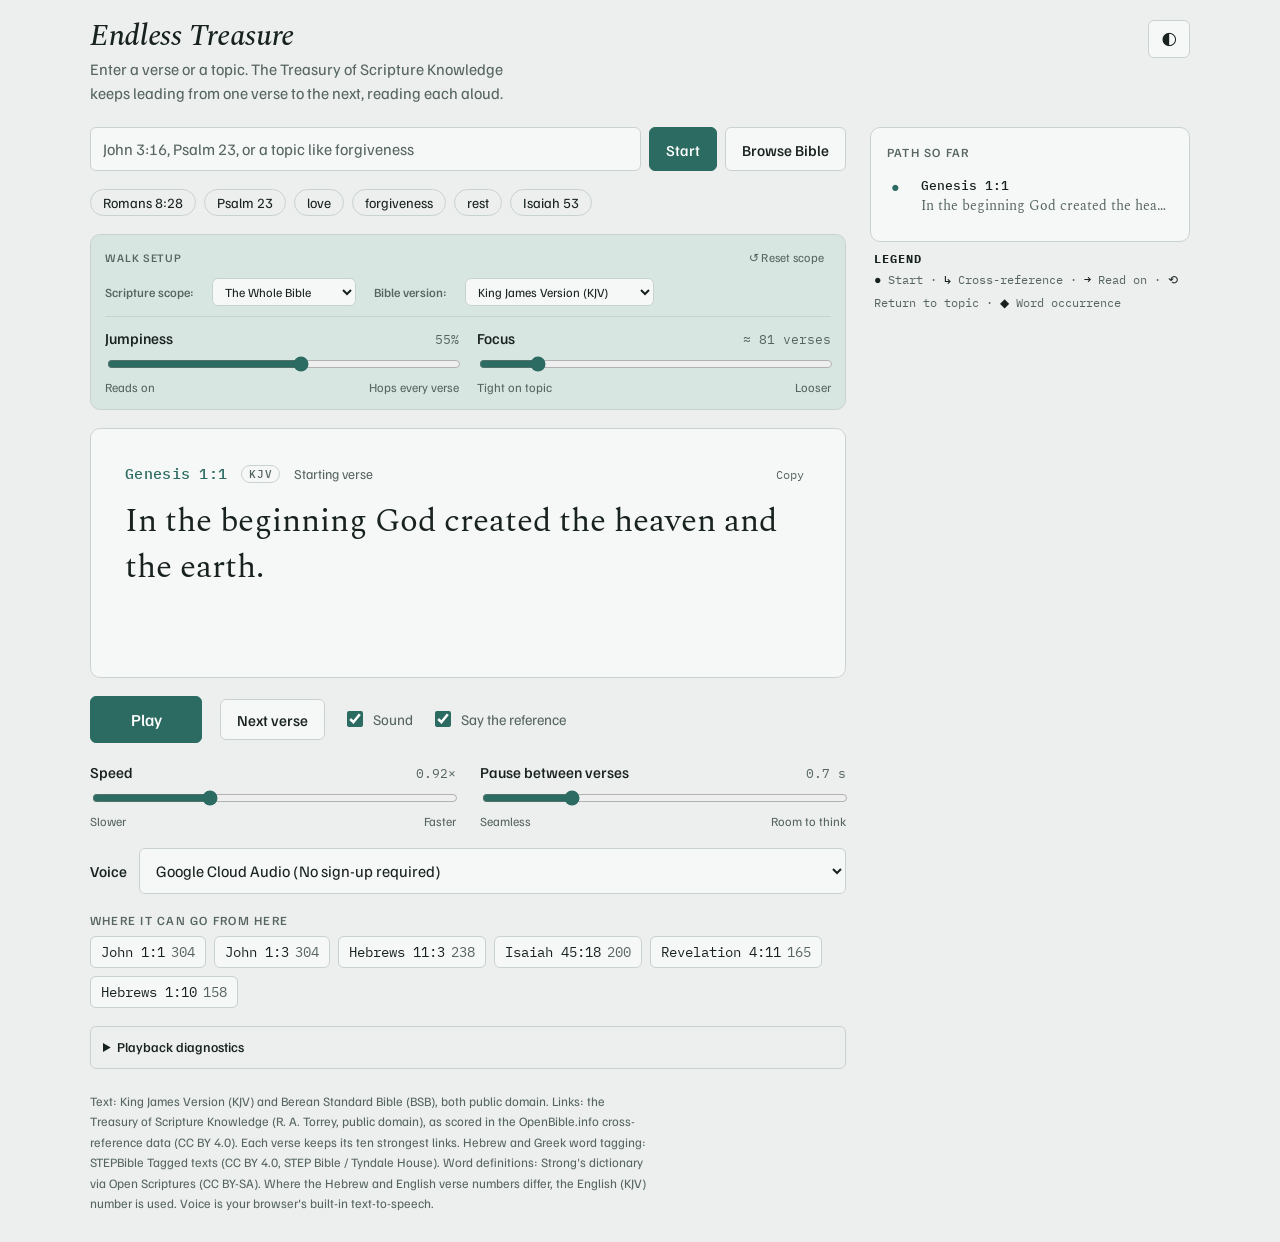
<file: index.html>
<!DOCTYPE html>
<html lang="en">
<head>
  <meta charset="UTF-8">
  <meta name="viewport" content="width=device-width, initial-scale=1.0, viewport-fit=cover">
  <meta name="description" content="Endless Treasure: An interactive, continuous Scripture audio-reading and cross-reference journey through the King James Version and Berean Standard Bible.">
  <meta name="theme-color" content="#2B6B61">
  <!-- The TTS endpoint returns 404 HTML whenever a Referer is sent; no-referrer
       keeps the cloud voice working for the audio element. -->
  <meta name="referrer" content="no-referrer">
  <meta name="apple-mobile-web-app-capable" content="yes">
  <meta name="apple-mobile-web-app-status-bar-style" content="default">

  <title>Endless Treasure – Scripture Audio & Cross-References</title>

  <link rel="icon" type="image/svg+xml" href="icons/icon.svg">
  <link rel="apple-touch-icon" href="icons/icon.svg">
  <link rel="manifest" href="manifest.webmanifest">

  <!-- Typography -->
  <link rel="preconnect" href="https://fonts.googleapis.com">
  <link rel="preconnect" href="https://fonts.gstatic.com" crossorigin>
  <link rel="stylesheet" href="https://fonts.googleapis.com/css2?family=Spectral:ital,wght@0,400;0,500;1,400&family=Familjen+Grotesk:wght@400;500;600&family=IBM+Plex+Mono:wght@400;500&display=swap">

  <!-- Main Stylesheet -->
  <link rel="stylesheet" href="css/style.css">
</head>
<body>
  <div class="wrap">
    <header class="top">
      <div class="top-title">
        <h1>Endless Treasure</h1>
        <p class="sub">Enter a verse or a topic. The Treasury of Scripture Knowledge keeps leading from one verse to the next, reading each aloud.</p>
      </div>
      <div class="top-actions">
        <button id="themeToggle" class="btn icon-btn" type="button" title="Toggle theme (Auto / Light / Dark)" aria-label="Toggle theme">
          <span id="themeIcon" aria-hidden="true">🌓</span>
        </button>
      </div>
    </header>

    <main class="app">
      <section class="left">
        <!-- Input & Topic Search -->
        <form id="seedForm" class="seed" autocomplete="off">
          <label class="sr" for="q">Verse or topic</label>
          <input id="q" type="text" placeholder="John 3:16, Psalm 23, or a topic like forgiveness" spellcheck="false">
          <button class="btn primary" type="submit">Start</button>
          <button class="btn browse-btn" id="browseBible" type="button" aria-haspopup="dialog" aria-controls="referenceSheet">Browse Bible</button>
        </form>

        <!-- Suggested Seeds -->
        <div class="chips" id="chips">
          <button class="chip" type="button">Romans 8:28</button>
          <button class="chip" type="button">Psalm 23</button>
          <button class="chip" type="button">love</button>
          <button class="chip" type="button">forgiveness</button>
          <button class="chip" type="button">rest</button>
          <button class="chip" type="button">Isaiah 53</button>
        </div>

        <dialog class="reference-sheet" id="referenceSheet" aria-labelledby="referenceTitle">
          <div class="reference-head">
            <div>
              <h2 id="referenceTitle">Browse the Bible</h2>
              <p>Choose a book, chapter, and verse range.</p>
            </div>
            <button class="btn reference-close" id="closeReference" type="button" aria-label="Close Bible browser">×</button>
          </div>
          <div class="reference-grid">
            <label>Book<select id="refBook" autocomplete="off"></select></label>
            <label>Chapter<select id="refChapter" autocomplete="off"></select></label>
            <label>From verse<select id="refFrom" autocomplete="off"></select></label>
            <label>Through verse<select id="refTo" autocomplete="off"></select></label>
          </div>
          <p class="reference-summary" id="referenceSummary" aria-live="polite"></p>
          <div class="reference-actions">
            <button class="btn" id="cancelReference" type="button">Cancel</button>
            <button class="btn primary" id="useReference" type="button">Preview selection</button>
          </div>
        </dialog>

        <!-- Walk setup: scope, version, and pacing set the stage for the journey -->
        <div class="setup">
          <div class="setup-head" id="setupHead">
            <span id="setupTitle">Walk setup</span>
            <button class="cat-reset" id="catsReset" type="button" title="Reset the scope filter to all scripture">↺ Reset scope</button>
          </div>

          <div class="cats-row" role="group" aria-label="Scripture scope">
            <label class="cats-label" for="cats" id="catsLabel">Scripture scope:</label>
            <select id="cats" class="cat-select" aria-label="Scripture scope">
              <option value="all">The Whole Bible</option>
              <option value="ot">The Old Testament</option>
              <option value="nt">The New Testament</option>
              <option value="" disabled>──────────────</option>
              <option value="pentateuch">Pentateuch</option>
              <option value="historical">Historical Books</option>
              <option value="poetical">Poetical Books</option>
              <option value="wisdom">Wisdom Literature</option>
              <option value="prophets">Prophets</option>
              <option value="major">Major Prophets</option>
              <option value="minor">Minor Prophets</option>
              <option value="" disabled>──────────────</option>
              <option value="gospels">The Gospels</option>
              <option value="lukeacts">Luke-Acts</option>
              <option value="pauline">Pauline Epistles</option>
              <option value="general">General Epistles</option>
              <option value="johannine">Johannine Writings</option>
            </select>

            <label class="cats-label" for="bible">Bible version:</label>
            <select id="bible" class="cat-select" aria-label="Bible version">
              <option value="kjv">King James Version (KJV)</option>
              <option value="bsb">Berean Standard Bible (BSB)</option>
            </select>
          </div>

          <div class="dials walk" role="group" aria-labelledby="setupTitle">
            <div class="dial">
              <div class="row"><label for="jump">Jumpiness</label><output id="jumpOut" for="jump"></output></div>
              <input type="range" id="jump" min="0" max="100" value="55">
              <div class="hint"><span>Reads on</span><span>Hops every verse</span></div>
            </div>
            <div class="dial">
              <div class="row"><label for="focus">Focus</label><output id="focusOut" for="focus"></output></div>
              <input type="range" id="focus" min="0" max="100" value="15">
              <div class="hint"><span>Tight on topic</span><span>Looser</span></div>
            </div>
          </div>
        </div>

        <p class="note" id="seedNote" aria-live="polite"></p>

        <!-- Verse Preview: pick a word to seed with, or use the whole verse -->
        <div class="verse-preview" id="versePreview" hidden>
          <div class="vp-head">
            <span class="ref" id="vpRef"></span>
            <button id="vpWholeVerse" class="btn primary" type="button">Use this verse as seed</button>
          </div>
          <blockquote class="verse vp-text" id="vpText"></blockquote>
          <p class="vp-hint" id="vpHint" hidden><span id="vpHintText">Root words are available in the King James Version.</span> <button class="vp-switch" id="vpSwitchKjv" type="button">Switch to KJV</button></p>
        </div>

        <!-- Original Hebrew/Greek Word Study Picker -->
        <div class="words" id="words" hidden>
          <h2 id="wordsHead">Study the original word</h2>
          <div class="wlist" id="wlist"></div>
        </div>

        <!-- Listening Stage -->
        <article class="stage" id="stage">
          <div class="refrow">
            <div class="refrow-left">
              <span class="ref" id="refLabel"></span>
              <span class="version-tag" id="versionTag">KJV</span>
              <span class="via" id="via"></span>
            </div>
            <div class="refrow-right">
              <button id="copyVerseBtn" class="copy-btn" type="button" title="Copy verse and reference">Copy</button>
            </div>
          </div>
          <blockquote class="verse" id="verseText"></blockquote>
        </article>

        <!-- Transport Audio Controls -->
        <div class="transport">
          <button class="btn primary big" id="play" type="button" aria-label="Play scripture" aria-keyshortcuts="Space">Play</button>
          <button class="btn" id="skip" type="button" aria-label="Next verse" aria-keyshortcuts="ArrowRight">Next verse</button>
          <label class="check"><input type="checkbox" id="sound" checked> Sound</label>
          <label class="check"><input type="checkbox" id="announce" checked> Say the reference</label>
          <label class="check" id="shuffleWrap" hidden><input type="checkbox" id="shuffle"> Shuffle <span class="shuffle-hint">— plays the verses in random order instead of Bible order</span></label>
        </div>

        <!-- Floating phone transport: shown only when the in-flow controls are off-screen -->
        <div class="float-dock" id="floatDock" hidden role="group" aria-label="Floating playback controls">
          <!-- Playback settings sheet: speed and pause without scrolling back to the dials -->
          <div class="float-sheet" id="floatSheet" hidden role="group" aria-label="Playback settings">
            <div class="fs-dial">
              <div class="row"><label for="rateDock">Speed</label><output id="rateDockOut" for="rateDock"></output></div>
              <input type="range" id="rateDock" min="70" max="140" value="92">
            </div>
            <div class="fs-dial">
              <div class="row"><label for="gapDock">Pause between verses</label><output id="gapDockOut" for="gapDock"></output></div>
              <input type="range" id="gapDock" min="0" max="3000" step="100" value="700">
            </div>
          </div>
          <span class="float-meta">
            <span class="float-ref" id="floatRef"></span>
            <span class="float-status" id="floatStatus"></span>
          </span>
          <span class="float-actions">
            <button class="btn dock-more" id="floatMore" type="button" aria-expanded="false" aria-controls="floatSheet" aria-label="Playback settings" title="Speed and pause">⋯</button>
            <button class="btn primary" id="floatPlay" type="button" aria-label="Play scripture" aria-keyshortcuts="Space">Play</button>
            <button class="btn" id="floatNext" type="button" aria-label="Next verse" aria-keyshortcuts="ArrowRight">Next</button>
          </span>
        </div>

        <!-- Playback Dials: how it sounds while it reads -->
        <div class="dials playback">
          <div class="dial">
            <div class="row"><label for="rate">Speed</label><output id="rateOut" for="rate"></output></div>
            <input type="range" id="rate" min="70" max="140" value="92">
            <div class="hint"><span>Slower</span><span>Faster</span></div>
          </div>
          <div class="dial">
            <div class="row"><label for="gap">Pause between verses</label><output id="gapOut" for="gap"></output></div>
            <input type="range" id="gap" min="0" max="3000" step="100" value="700">
            <div class="hint"><span>Seamless</span><span>Room to think</span></div>
          </div>
        </div>

        <!-- Voice Selection -->
        <div class="voicerow">
          <label for="voice">Voice</label>
          <select id="voice"><option value="">Default voice</option></select>
        </div>

        <!-- Outgoing Cross-References -->
        <div class="next">
          <h2 id="nextHead">Where it can go from here</h2>
          <ul id="nextList"></ul>
        </div>

        <details class="playback-diagnostics" id="playbackDiagnostics">
          <summary>Playback diagnostics</summary>
          <p id="playbackDiagStatus" role="status">No playback events recorded yet.</p>
          <div class="diagnostic-actions">
            <button class="btn" id="copyPlaybackDiagnostics" type="button">Copy diagnostic report</button>
          </div>
          <pre id="playbackDiagLog" aria-live="polite"></pre>
        </details>
      </section>

      <!-- History Trail -->
      <div class="right-col">
        <aside class="right">
          <h2>Path so far</h2>
          <ol class="trail" id="trail"></ol>
        </aside>

        <!-- Pathway Symbol Legend -->
        <div class="legend">
          <p class="lg-head">Legend</p>
          <p class="lg-items" id="legend"></p>
        </div>
      </div>
    </main>

    <footer>
      Text: King James Version (KJV) and Berean Standard Bible (BSB), both public domain. Links: the Treasury of Scripture Knowledge (R. A. Torrey, public domain), as scored in the OpenBible.info cross-reference data (CC BY 4.0). Each verse keeps its ten strongest links. Hebrew and Greek word tagging: STEPBible Tagged texts (CC BY 4.0, STEP Bible / Tyndale House). Word definitions: Strong's dictionary via Open Scriptures (CC BY-SA). Where the Hebrew and English verse numbers differ, the English (KJV) number is used. Voice is your browser's built-in text-to-speech.
    </footer>
  </div>

  <!-- Cloud AI Speech SDK -->
  <script src="https://js.puter.com/v2/"></script>

  <!-- Application Scripts -->
  <script src="js/data.js"></script>
  <script src="js/app.js"></script>
  <script>
    if ('serviceWorker' in navigator) {
      window.addEventListener('load', () => {
        navigator.serviceWorker.register('sw.js').catch(err => {
          console.warn('SW registration skipped:', err);
        });
      });
    }
  </script>
</body>
</html>
</file>
<file: css/style.css>
/**
 * Endless Treasury - Stylesheet
 * Responsive layout, fluid typography, light & dark theme variables.
 */

/* Ensure the hidden attribute always wins over display rules */
[hidden] {
  display: none !important;
}

:root {
  --bg: #ECEFED;
  --panel: #F6F8F7;
  --ink: #18221F;
  --muted: #56655F;
  --line: #C9D3CE;
  --accent: #2B6B61;
  --accent-ink: #FFFFFF;
  --accent-soft: #D7E6E1;
  --f-verse: "Spectral", Georgia, "Times New Roman", serif;
  --f-ui: "Familjen Grotesk", system-ui, -apple-system, "Segoe UI", sans-serif;
  --f-mono: "IBM Plex Mono", ui-monospace, "SF Mono", Menlo, Consolas, monospace;
}

@media (prefers-color-scheme: dark) {
  :root:not([data-theme="light"]) {
    --bg: #0D1413;
    --panel: #142120;
    --ink: #E3EBE8;
    --muted: #8DA09B;
    --line: #243634;
    --accent: #7CC6B6;
    --accent-ink: #0A1F1B;
    --accent-soft: #1D3431;
    color-scheme: dark;
  }
}

:root[data-theme="dark"] {
  --bg: #0D1413;
  --panel: #142120;
  --ink: #E3EBE8;
  --muted: #8DA09B;
  --line: #243634;
  --accent: #7CC6B6;
  --accent-ink: #0A1F1B;
  --accent-soft: #1D3431;
  color-scheme: dark;
}

:root[data-theme="light"] {
  --bg: #ECEFED;
  --panel: #F6F8F7;
  --ink: #18221F;
  --muted: #56655F;
  --line: #C9D3CE;
  --accent: #2B6B61;
  --accent-ink: #FFFFFF;
  --accent-soft: #D7E6E1;
  color-scheme: light;
}

* {
  box-sizing: border-box;
}

body {
  margin: 0;
  background: var(--bg);
  color: var(--ink);
  font: 400 16px/1.5 var(--f-ui);
  padding-block: 20px 28px;
  padding-left: max(16px, env(safe-area-inset-left, 0px));
  padding-right: max(16px, env(safe-area-inset-right, 0px));
  transition: background-color 0.2s ease, color 0.2s ease;
}

.wrap {
  max-width: 1100px;
  margin: 0 auto;
  display: flex;
  flex-direction: column;
  gap: 22px;
}

.top {
  display: flex;
  flex-wrap: wrap;
  align-items: baseline;
  justify-content: space-between;
  gap: 8px 24px;
}

.top-title {
  display: flex;
  flex-direction: column;
  gap: 4px;
}

.top-actions {
  display: flex;
  align-items: center;
  gap: 8px;
}

h1 {
  margin: 0;
  font: italic 500 1.9rem/1.1 var(--f-verse);
  letter-spacing: -0.01em;
  text-wrap: balance;
}

.sub {
  margin: 0;
  color: var(--muted);
  max-width: 46ch;
}

.app {
  display: grid;
  grid-template-columns: minmax(0, 1fr);
  gap: 24px;
}

@media (min-width: 900px) {
  .app {
    grid-template-columns: minmax(0, 1fr) 320px;
    align-items: start;
  }
}

.left {
  display: flex;
  flex-direction: column;
  gap: 18px;
  min-width: 0;
}

.seed {
  display: flex;
  gap: 8px;
}

.seed input {
  flex: 1;
  min-width: 0;
}

.browse-btn {
  white-space: nowrap;
  padding-left: 12px;
  padding-right: 12px;
}

.chips {
  display: flex;
  flex-wrap: wrap;
  gap: 8px;
}

.chip {
  font: 400 0.88rem var(--f-ui);
  color: var(--ink);
  background: transparent;
  border: 1px solid var(--line);
  border-radius: 999px;
  padding: 4px 12px;
  cursor: pointer;
  transition: background 0.15s ease, border-color 0.15s ease;
}

.chip:hover {
  background: var(--accent-soft);
  border-color: var(--accent);
}

input[type="text"],
select {
  font: 400 1rem var(--f-ui);
  color: var(--ink);
  background: var(--panel);
  border: 1px solid var(--line);
  border-radius: 6px;
  padding: 11px 12px;
}

input[type="text"]::placeholder {
  color: var(--muted);
}

:focus-visible {
  outline: 2px solid var(--accent);
  outline-offset: 2px;
}

.btn {
  font: 500 0.95rem var(--f-ui);
  color: var(--ink);
  background: var(--panel);
  border: 1px solid var(--line);
  border-radius: 6px;
  padding: 10px 16px;
  cursor: pointer;
  transition: background 0.15s ease, border-color 0.15s ease;
}

.btn:hover {
  border-color: var(--accent);
}

.btn.primary {
  background: var(--accent);
  color: var(--accent-ink);
  border-color: var(--accent);
}

.btn.icon-btn {
  padding: 8px 12px;
  display: inline-flex;
  align-items: center;
  justify-content: center;
}

/* Bible browser sheet */
.reference-sheet {
  position: fixed;
  inset: auto 0 0;
  margin: 0 auto;
  width: min(100%, 620px);
  max-width: none;
  max-height: min(85dvh, 700px);
  overflow: auto;
  padding: 22px 20px calc(20px + env(safe-area-inset-bottom, 0px));
  color: var(--ink);
  background: var(--panel);
  border: 1px solid var(--line);
  border-radius: 18px 18px 0 0;
  box-shadow: 0 -12px 36px rgba(0, 0, 0, 0.24);
}

.reference-sheet::backdrop {
  background: rgba(0, 0, 0, 0.48);
}

.reference-head,
.reference-actions {
  display: flex;
  align-items: center;
  justify-content: space-between;
  gap: 12px;
}

.reference-head {
  margin-bottom: 18px;
}

.reference-head h2 {
  margin: 0;
  font-size: 1.25rem;
}

.reference-head p {
  margin: 4px 0 0;
  color: var(--muted);
  font-size: 0.9rem;
}

.reference-close {
  width: 42px;
  height: 42px;
  padding: 0;
  font-size: 1.5rem;
}

.reference-grid {
  display: grid;
  grid-template-columns: repeat(2, minmax(0, 1fr));
  gap: 14px;
}

.reference-grid label {
  display: grid;
  gap: 6px;
  color: var(--muted);
  font-size: 0.82rem;
  font-weight: 500;
}

.reference-grid select {
  width: 100%;
  min-width: 0;
  min-height: 46px;
  color: var(--ink);
  background: var(--bg);
}

.reference-summary {
  min-height: 1.5em;
  margin: 18px 0;
  color: var(--accent);
  font: 500 1rem var(--f-mono);
  text-align: center;
}

.reference-actions {
  justify-content: flex-end;
  padding-top: 12px;
  border-top: 1px solid var(--line);
}

@media (min-width: 700px) {
  .reference-sheet {
    inset: 50% auto auto 50%;
    bottom: auto;
    width: min(100% - 40px, 620px);
    padding: 24px;
    border-radius: 16px;
    transform: translate(-50%, -50%);
  }
}

.cats-row {
  display: flex;
  flex-wrap: wrap;
  align-items: center;
  gap: 6px 18px;
  margin-top: 8px;
}

/* Walk setup: the controls that shape the journey, kept above the verse */
.setup {
  display: grid;
  gap: 10px;
  padding: 12px 14px;
  background: var(--accent-soft);
  border: 1px solid var(--line);
  border-radius: 10px;
}

.setup-head {
  display: flex;
  align-items: baseline;
  justify-content: space-between;
  gap: 10px;
  font: 500 0.72rem var(--f-ui);
  letter-spacing: 0.08em;
  text-transform: uppercase;
  color: var(--muted);
}

.setup-head .cat-reset {
  font-size: 0.76rem;
  letter-spacing: 0.02em;
  text-transform: none;
  padding: 2px 6px;
}

.setup .cats-row {
  margin-top: 0;
}

.dials.walk {
  grid-template-columns: repeat(2, minmax(0, 1fr));
  gap: 10px 18px;
  padding-top: 10px;
  border-top: 1px solid var(--line);
}

.cats-label {
  font: 500 0.78rem var(--f-ui);
  color: var(--muted);
  white-space: nowrap;
}

.cats-row .cat-select {
  font: 400 0.78rem var(--f-ui);
  padding: 4px 8px;
  border-radius: 6px;
  max-width: 100%;
  min-width: 0;
  flex: 0 1 auto;
  cursor: pointer;
}

.cat-reset {
  background: none;
  border: 1px solid transparent;
  border-radius: 999px;
  color: var(--muted);
  font: 400 0.78rem var(--f-ui);
  padding: 3px 8px;
  cursor: pointer;
  transition: color 0.15s ease, border-color 0.15s ease;
}

.cat-reset:hover {
  color: var(--accent);
  border-color: var(--line);
}

.note {
  margin: 0;
  color: var(--muted);
  font-size: 0.9rem;
  min-height: 1.4em;
}

.note:empty {
  display: none;
}

.stage {
  background: var(--panel);
  border: 1px solid var(--line);
  border-radius: 10px;
  padding: clamp(18px, 4vw, 34px);
  display: flex;
  flex-direction: column;
  gap: 14px;
  min-height: 250px;
  position: relative;
}

.refrow {
  display: flex;
  flex-wrap: wrap;
  align-items: baseline;
  justify-content: space-between;
  gap: 4px 14px;
}

.refrow-left {
  display: flex;
  flex-wrap: wrap;
  align-items: baseline;
  gap: 4px 14px;
}

.refrow-right {
  display: flex;
  align-items: center;
  gap: 6px;
}

.ref {
  font: 500 0.95rem var(--f-mono);
  color: var(--accent);
  letter-spacing: 0.02em;
}

.version-tag {
  font: 500 0.66rem var(--f-mono);
  letter-spacing: 0.06em;
  color: var(--muted);
  border: 1px solid var(--line);
  border-radius: 999px;
  padding: 1px 7px;
  align-self: center;
}

.omitted {
  color: var(--muted);
  font-style: italic;
}

.via {
  font-size: 0.85rem;
  color: var(--muted);
}

.copy-btn {
  background: none;
  border: 1px solid transparent;
  border-radius: 4px;
  color: var(--muted);
  font: 400 0.78rem var(--f-mono);
  padding: 2px 6px;
  cursor: pointer;
}

.copy-btn:hover {
  border-color: var(--line);
  color: var(--ink);
}

.verse {
  margin: 0;
  font: 400 clamp(1.3rem, 3.4vw, 2.05rem)/1.4 var(--f-verse);
  text-wrap: pretty;
}

.verse sup {
  font: 400 0.55em var(--f-mono);
  color: var(--muted);
  margin-inline: 0.25em 0.1em;
}

.fade {
  animation: fade 0.45s ease both;
}

@keyframes fade {
  from {
    opacity: 0;
    transform: translateY(4px);
  }
  to {
    opacity: 1;
    transform: none;
  }
}

@media (prefers-reduced-motion: reduce) {
  .fade {
    animation: none;
  }
}

.transport {
  display: flex;
  flex-wrap: wrap;
  align-items: center;
  gap: 10px 18px;
}

.transport .big {
  min-width: 112px;
  padding: 12px 22px;
  font-size: 1.05rem;
}

/* Floating phone transport */
.float-dock {
  position: fixed;
  left: 12px;
  right: 12px;
  bottom: calc(12px + env(safe-area-inset-bottom, 0px));
  z-index: 50;
  display: flex;
  align-items: center;
  justify-content: space-between;
  gap: 10px;
  padding: 10px 12px;
  background: var(--panel);
  background: color-mix(in srgb, var(--panel) 95%, transparent);
  border: 1px solid var(--line);
  border-radius: 14px;
  box-shadow: 0 12px 32px rgba(0, 0, 0, 0.35);
  backdrop-filter: blur(14px);
  -webkit-backdrop-filter: blur(14px);
}

.float-dock::before {
  content: "";
  position: fixed;
  left: 0;
  right: 0;
  bottom: 0;
  height: 120px;
  background: linear-gradient(to top, var(--bg) 28%, transparent);
  pointer-events: none;
  z-index: -1;
}

.float-meta {
  display: flex;
  flex-direction: column;
  min-width: 0;
  line-height: 1.25;
}

.float-ref {
  font: 500 0.8rem var(--f-mono);
  color: var(--accent);
  letter-spacing: 0.02em;
  white-space: nowrap;
  overflow: hidden;
  text-overflow: ellipsis;
}

.float-status {
  font: 400 0.7rem var(--f-ui);
  color: var(--muted);
  white-space: nowrap;
  overflow: hidden;
  text-overflow: ellipsis;
}

.float-actions {
  display: flex;
  flex: 0 0 auto;
  gap: 8px;
}

.float-dock .btn {
  min-height: 44px;
  display: inline-flex;
  align-items: center;
  justify-content: center;
}

.float-dock .btn.primary {
  min-width: 96px;
}

.float-dock .btn + .btn {
  min-width: 68px;
}

/* Playback settings sheet, opened from the dock on phones */
.float-sheet {
  position: absolute;
  left: 0;
  right: 0;
  bottom: calc(100% + 8px);
  display: grid;
  gap: 12px;
  padding: 12px 14px;
  background: var(--panel);
  border: 1px solid var(--line);
  border-radius: 14px;
  box-shadow: 0 12px 32px rgba(0, 0, 0, 0.35);
}

.float-sheet[hidden] {
  display: none;
}

.fs-dial {
  display: grid;
  gap: 4px;
  min-width: 0;
}

.fs-dial .row {
  display: flex;
  justify-content: space-between;
  align-items: baseline;
  gap: 8px;
}

.fs-dial label {
  font: 500 0.85rem var(--f-ui);
}

.fs-dial output {
  font: 400 0.78rem var(--f-mono);
  color: var(--muted);
  font-variant-numeric: tabular-nums;
}

.fs-dial input[type="range"] {
  width: 100%;
  accent-color: var(--accent);
}

.float-dock .dock-more {
  min-width: 44px;
  padding: 0 10px;
  font-size: 1.2rem;
  line-height: 1;
  color: var(--muted);
}

.float-dock .dock-more[aria-expanded="true"] {
  color: var(--accent);
  border-color: var(--accent);
}

@media (max-width: 420px) {
  .float-actions {
    gap: 6px;
  }

  .float-dock .btn {
    padding-left: 12px;
    padding-right: 12px;
  }
}

.float-dock[hidden] {
  display: none;
}

@media (max-width: 899px) {
  body.float-dock-visible {
    padding-bottom: calc(28px + 78px + env(safe-area-inset-bottom, 0px));
  }
}

@media (min-width: 900px) {
  .float-dock {
    display: none !important;
  }
}

.check {
  display: inline-flex;
  align-items: center;
  gap: 7px;
  font-size: 0.92rem;
  color: var(--muted);
  cursor: pointer;
  user-select: none;
}

.check input {
  accent-color: var(--accent);
  width: 16px;
  height: 16px;
}

.shuffle-hint {
  font-size: 0.78rem;
  color: var(--muted);
}

.dials {
  display: grid;
  grid-template-columns: repeat(auto-fit, minmax(230px, 1fr));
  gap: 14px 24px;
}

.dial {
  display: flex;
  flex-direction: column;
  gap: 4px;
  min-width: 0;
}

.dial .row {
  display: flex;
  justify-content: space-between;
  align-items: baseline;
  gap: 8px;
}

.dial label {
  font-weight: 500;
  font-size: 0.95rem;
}

.dial output {
  font: 400 0.8rem var(--f-mono);
  color: var(--muted);
  font-variant-numeric: tabular-nums;
}

.dial input[type="range"] {
  width: 100%;
  accent-color: var(--accent);
}

.dial .hint {
  display: flex;
  justify-content: space-between;
  font-size: 0.78rem;
  color: var(--muted);
}

@media (max-width: 640px) {
  .setup {
    padding: 10px 12px;
    gap: 8px;
  }

  /* Label on the left, select on the right: room for the full version name. */
  .setup .cats-row {
    display: grid;
    grid-template-columns: auto minmax(0, 1fr);
    align-items: center;
    gap: 8px 10px;
  }

  .setup .cats-label {
    display: inline;
    white-space: nowrap;
  }

  .setup .cats-row .cat-select {
    width: 100%;
  }

  .dials.walk .hint {
    display: none;
  }

  .dials.walk .row {
    flex-wrap: wrap;
    row-gap: 0;
  }
}

.voicerow {
  display: flex;
  flex-wrap: wrap;
  align-items: center;
  gap: 8px 12px;
}

.voicerow label {
  font-weight: 500;
  font-size: 0.95rem;
}

.voicerow select {
  min-width: 0;
  max-width: 100%;
  flex: 1 1 220px;
}

.playback-diagnostics {
  border: 1px solid var(--line);
  border-radius: 6px;
  padding: 10px 12px;
  color: var(--muted);
  font-size: 0.85rem;
}

.playback-diagnostics summary {
  color: var(--ink);
  cursor: pointer;
  font-weight: 500;
}

.playback-diagnostics p {
  margin: 8px 0;
}

.diagnostic-actions {
  margin-bottom: 8px;
}

.playback-diagnostics pre {
  max-height: 16rem;
  overflow: auto;
  white-space: pre-wrap;
  overflow-wrap: anywhere;
  margin: 0;
  padding: 8px;
  border-radius: 4px;
  background: var(--bg);
  color: var(--ink);
  font: 0.72rem/1.4 var(--f-mono);
  -webkit-overflow-scrolling: touch;
}

h2 {
  margin: 0 0 8px;
  font: 500 0.78rem var(--f-ui);
  letter-spacing: 0.1em;
  text-transform: uppercase;
  color: var(--muted);
}

.next ul,
.trail {
  list-style: none;
  margin: 0;
  padding: 0;
}

.next ul {
  display: flex;
  flex-wrap: wrap;
  gap: 8px;
}

.next button {
  font: 400 0.88rem var(--f-mono);
  color: var(--ink);
  background: var(--panel);
  border: 1px solid var(--line);
  border-radius: 6px;
  padding: 6px 10px;
  cursor: pointer;
  transition: background 0.15s ease, border-color 0.15s ease;
}

.next button:hover {
  border-color: var(--accent);
  background: var(--accent-soft);
}

.next button span {
  color: var(--muted);
  margin-left: 6px;
  font-variant-numeric: tabular-nums;
}

.right {
  background: var(--panel);
  border: 1px solid var(--line);
  border-radius: 10px;
  padding: 16px;
  min-width: 0;
}

.trail {
  max-height: 520px;
  overflow-y: auto;
  display: flex;
  flex-direction: column;
}

.trail li {
  border-top: 1px solid var(--line);
}

.trail li:first-child {
  border-top: 0;
}

.trail button {
  display: grid;
  grid-template-columns: 1.4em minmax(0, 1fr);
  gap: 2px 8px;
  width: 100%;
  text-align: left;
  background: none;
  border: 0;
  padding: 9px 4px;
  cursor: pointer;
  color: var(--ink);
  font: inherit;
  transition: background 0.12s ease;
}

.trail button:hover {
  background: var(--accent-soft);
}

.trail .g {
  font: 400 0.9rem var(--f-mono);
  color: var(--accent);
  grid-row: span 2;
}

.trail .r {
  font: 500 0.82rem var(--f-mono);
}

.trail .t {
  font: 400 0.85rem var(--f-verse);
  color: var(--muted);
  overflow: hidden;
  text-overflow: ellipsis;
  white-space: nowrap;
}

.trail-empty {
  color: var(--muted);
  font-size: 0.9rem;
}

/* Pathway Symbol Legend */
.right-col {
  min-width: 0;
}

.legend {
  margin: 8px 4px 0;
}

.lg-head {
  margin: 0 0 2px;
  font: 700 0.78rem var(--f-mono);
  letter-spacing: 0.08em;
  text-transform: uppercase;
  color: var(--ink);
}

.lg-items {
  margin: 0;
  font: 400 0.78rem var(--f-mono);
  color: var(--muted);
  line-height: 1.8;
}

.lg-items .lg-g {
  color: var(--ink);
  font-weight: 500;
}

.lg-items .lg-sep {
  margin: 0 7px;
}

@media (min-width: 900px) {
  .right-col {
    grid-column: 2;
  }
}

.words {
  display: flex;
  flex-direction: column;
  gap: 8px;
}

/* Verse Preview: word-as-seed picker */
.verse-preview {
  display: flex;
  flex-direction: column;
  gap: 10px;
  background: var(--panel);
  border: 1px solid var(--line);
  border-radius: 10px;
  padding: 14px 16px;
}

.vp-head {
  display: flex;
  align-items: center;
  justify-content: space-between;
  gap: 8px;
  flex-wrap: wrap;
}

.vp-text {
  font-size: clamp(1.05rem, 2.6vw, 1.5rem);
  line-height: 1.9;
}

.vpword {
  font: inherit;
  background: var(--accent-soft);
  color: var(--ink);
  border: 1px solid var(--line);
  border-radius: 5px;
  padding: 0 4px;
  margin: 0 1px;
  cursor: pointer;
  transition: background 0.15s ease, border-color 0.15s ease;
}

.vpword:hover {
  border-color: var(--accent);
}

.vpv {
  font: 500 0.75rem var(--f-mono);
  color: var(--muted);
  margin-right: 4px;
}

.vp-hint {
  margin: 0;
  font-size: 0.78rem;
  line-height: 1.5;
  color: var(--muted);
}

.vp-switch {
  font: inherit;
  color: var(--accent);
  background: none;
  border: 0;
  border-radius: 4px;
  padding: 1px 3px;
  margin: 0 0 0 2px;
  text-decoration: underline;
  text-underline-offset: 2px;
  cursor: pointer;
}

.vp-switch:hover {
  text-decoration-thickness: 2px;
}

.note-actions {
  display: flex;
  flex-wrap: wrap;
  gap: 8px;
  margin-top: 8px;
}

.wlist {
  display: grid;
  grid-template-columns: repeat(auto-fill, minmax(230px, 1fr));
  gap: 8px;
  max-height: 20rem;
  overflow-y: auto;
  padding-right: 2px;
}

.wchip {
  display: grid;
  gap: 2px;
  text-align: left;
  min-width: 0;
  background: var(--panel);
  color: var(--ink);
  font: inherit;
  border: 1px solid var(--line);
  border-radius: 6px;
  padding: 10px 12px;
  cursor: pointer;
  transition: background 0.15s ease, border-color 0.15s ease;
}

.wchip:hover {
  border-color: var(--accent);
}

.wchip[aria-pressed="true"] {
  border-color: var(--accent);
  background: var(--accent-soft);
}

.wl {
  font: 500 1.25rem/1.3 var(--f-verse);
}

.wx {
  font: 400 0.78rem var(--f-mono);
  color: var(--muted);
}

.wg {
  font-size: 0.82rem;
  color: var(--muted);
  display: -webkit-box;
  -webkit-line-clamp: 1;
  -webkit-box-orient: vertical;
  overflow: hidden;
}

footer {
  color: var(--muted);
  font-size: 0.8rem;
  max-width: 80ch;
  line-height: 1.6;
}

footer a {
  color: inherit;
}

.sr {
  position: absolute;
  width: 1px;
  height: 1px;
  overflow: hidden;
  clip: rect(0 0 0 0);
  white-space: nowrap;
}
</file>
